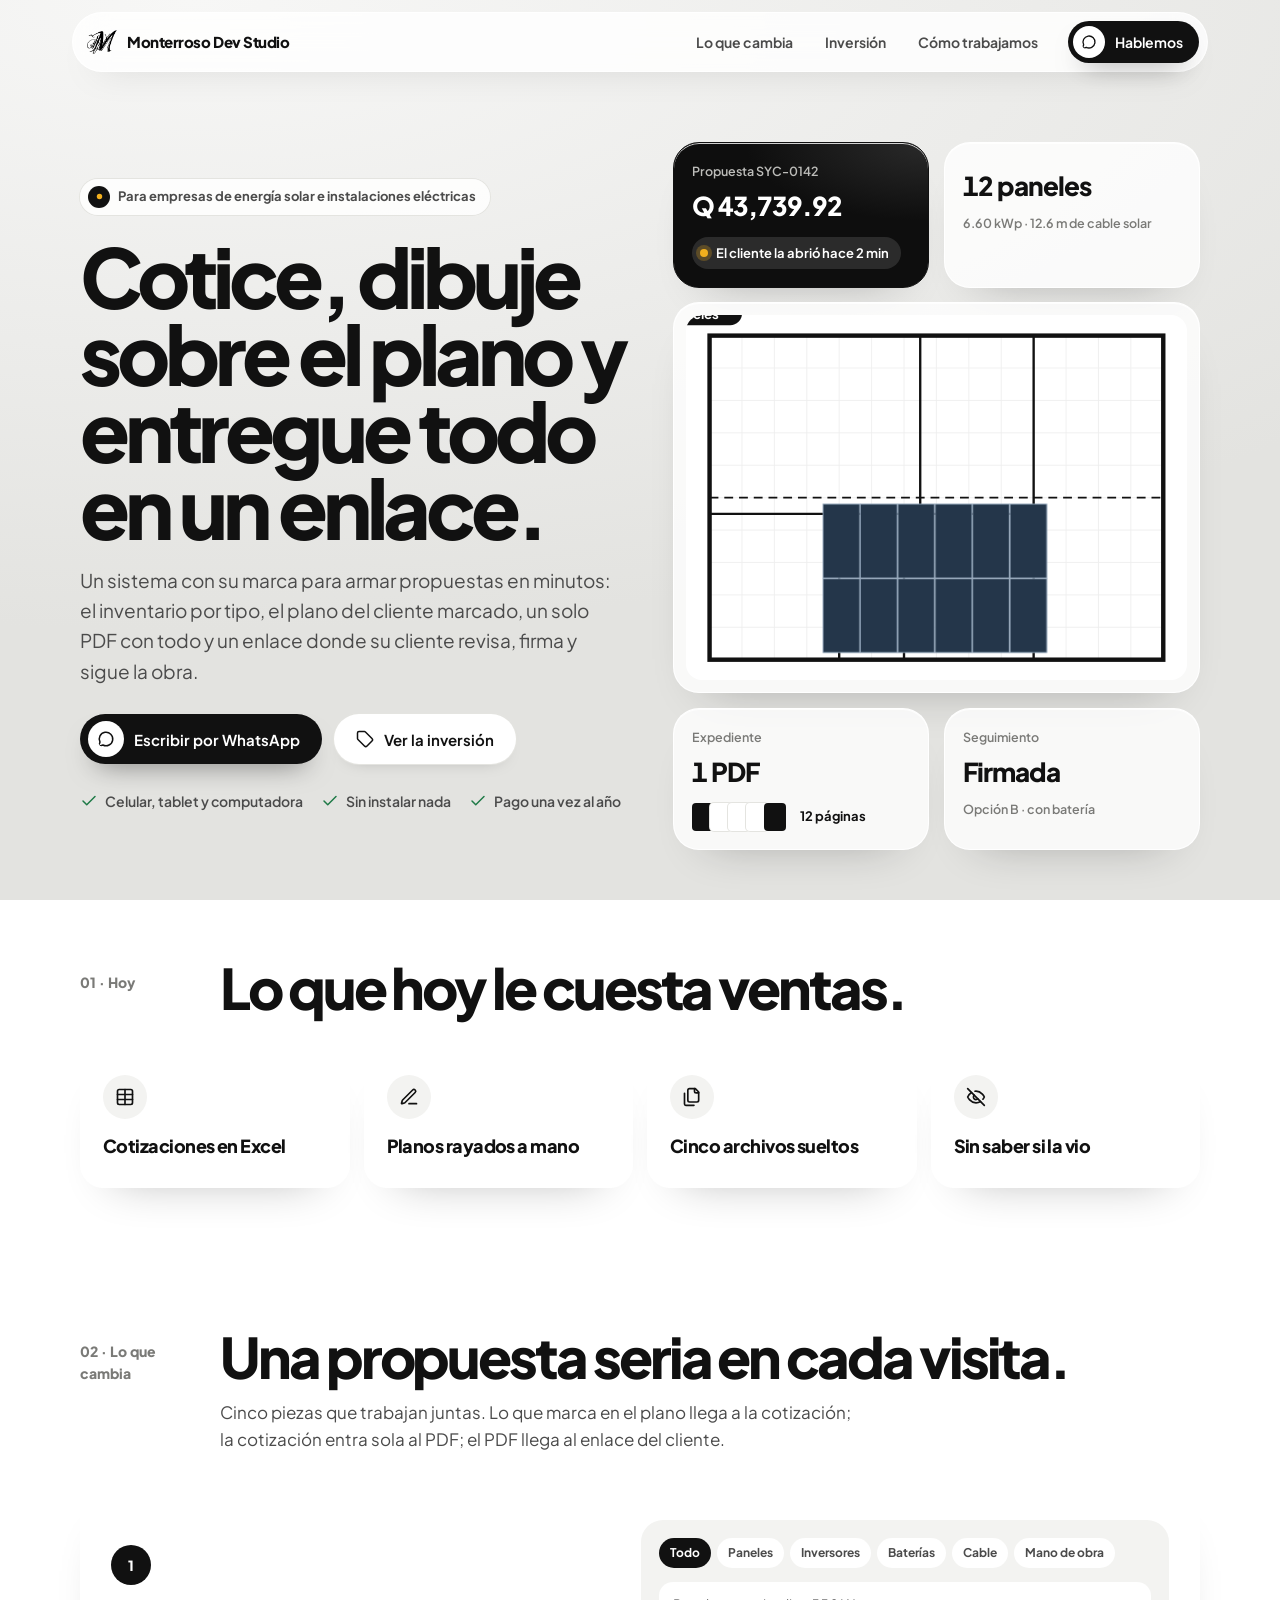
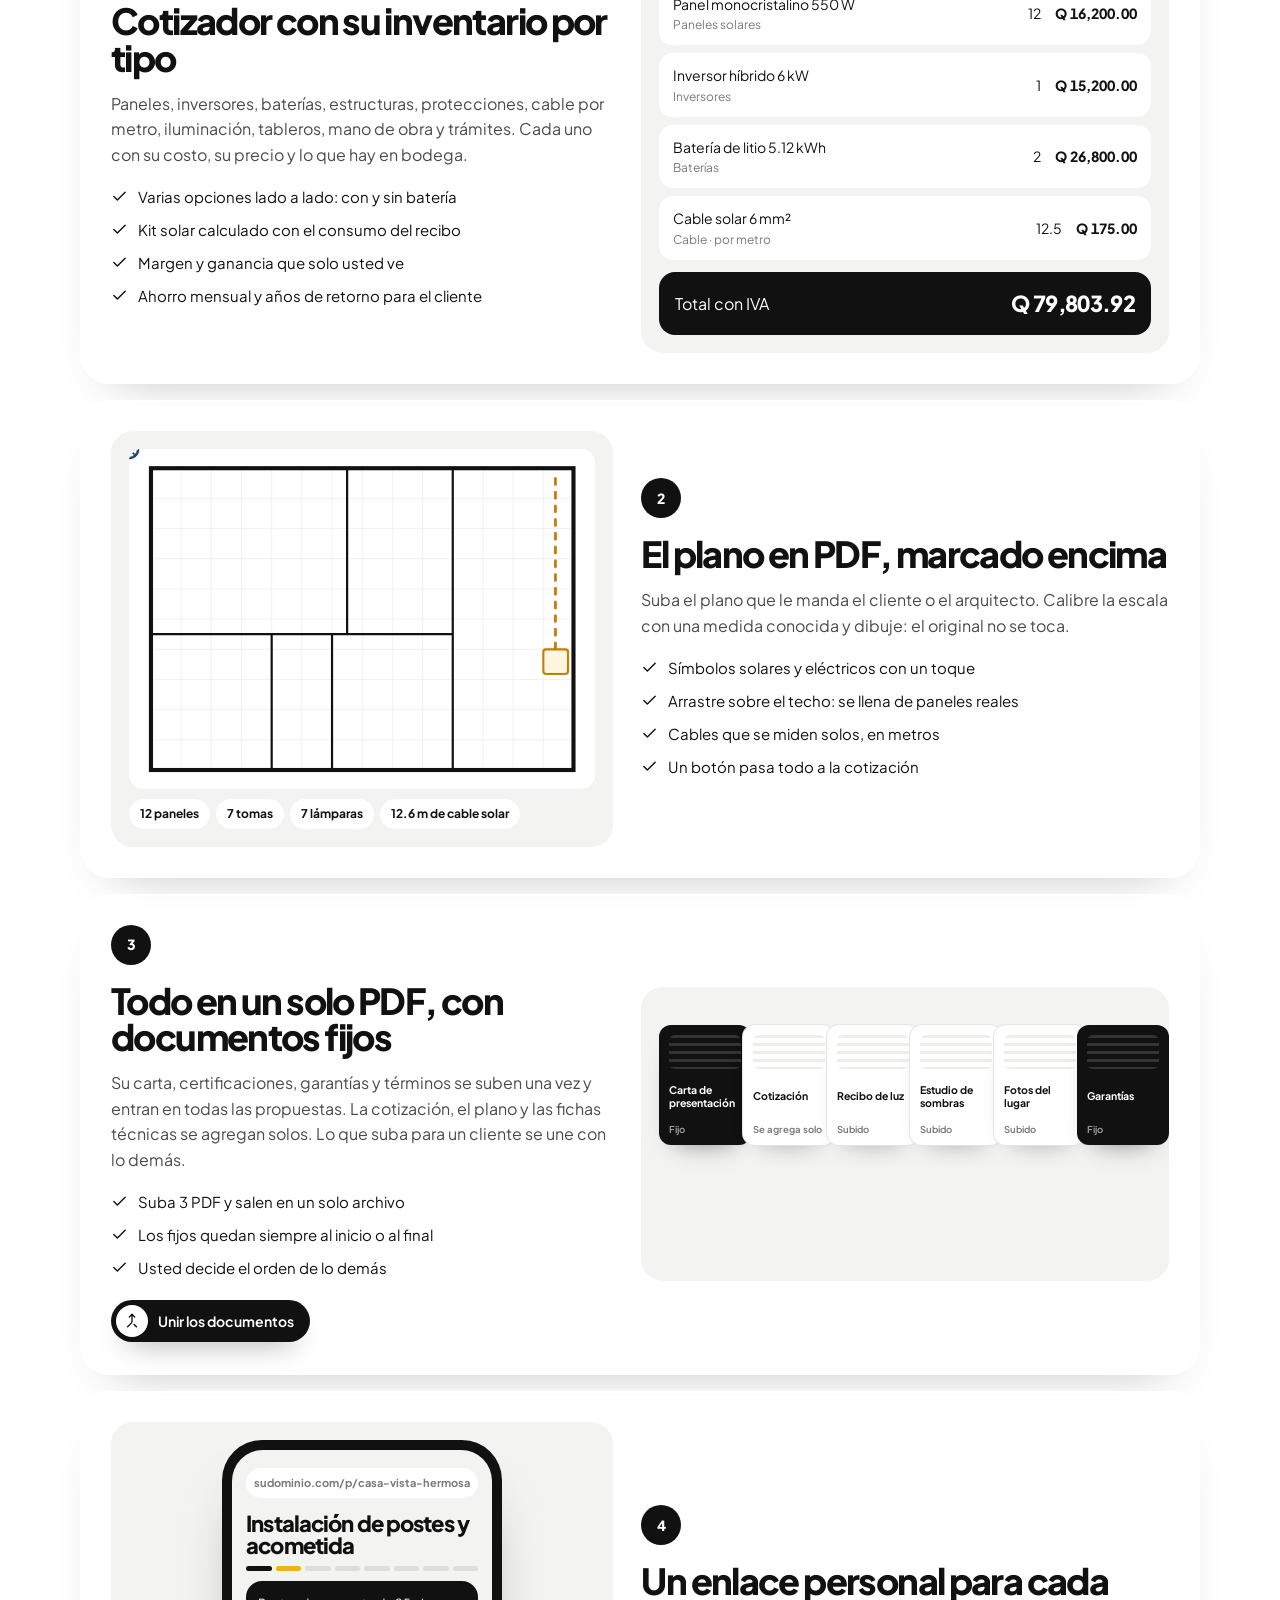
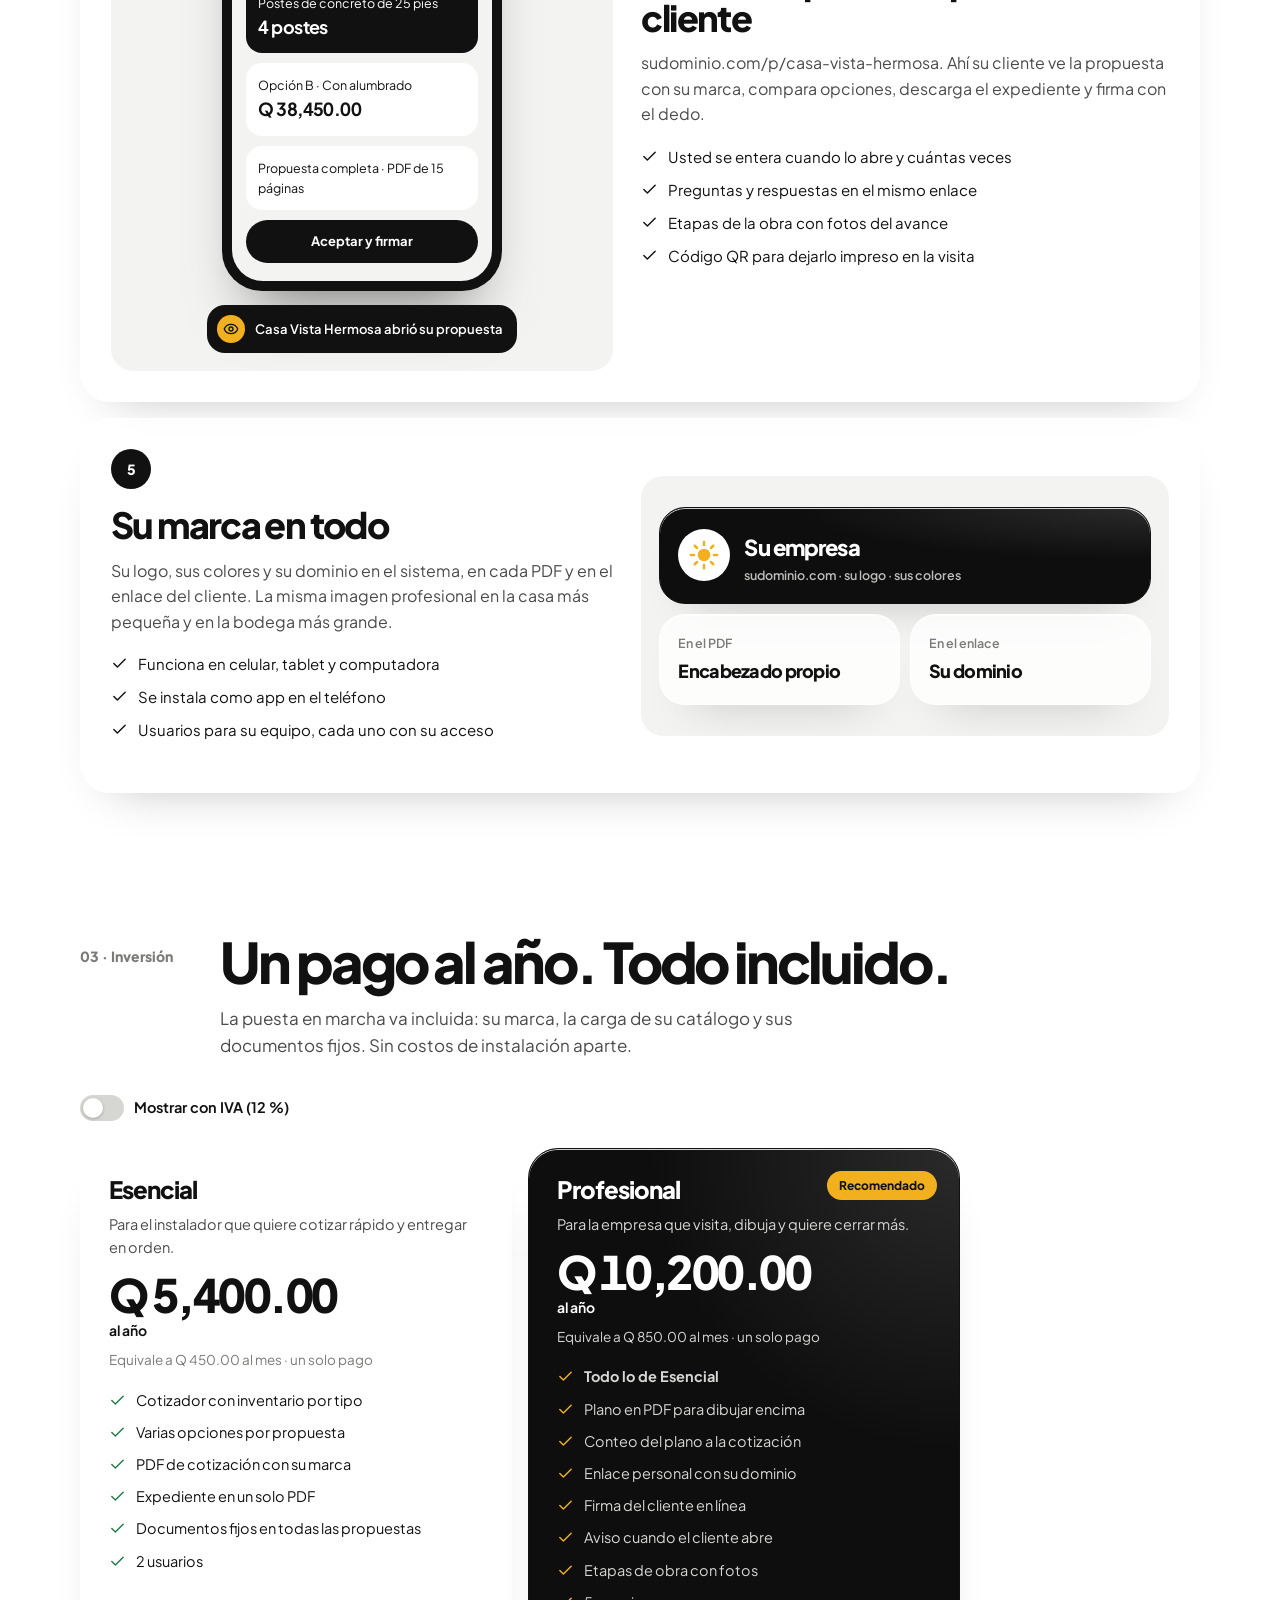
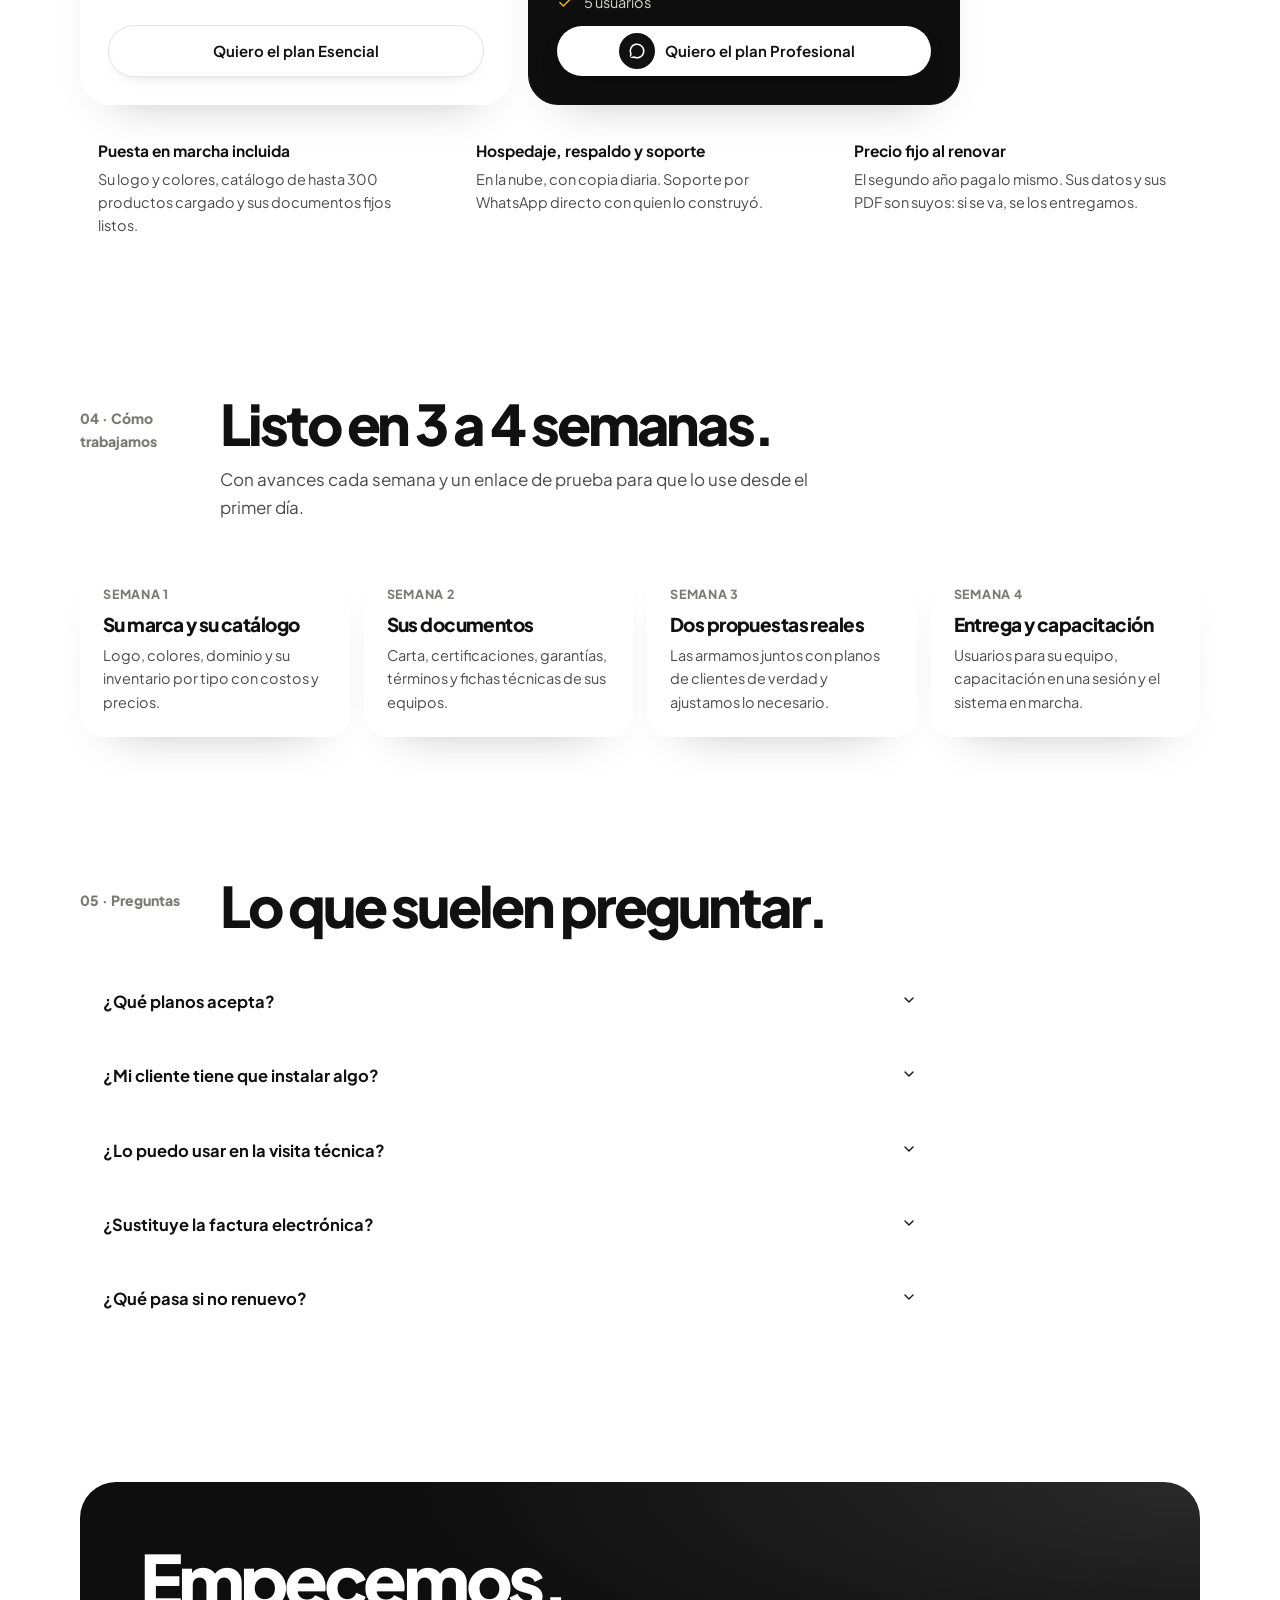
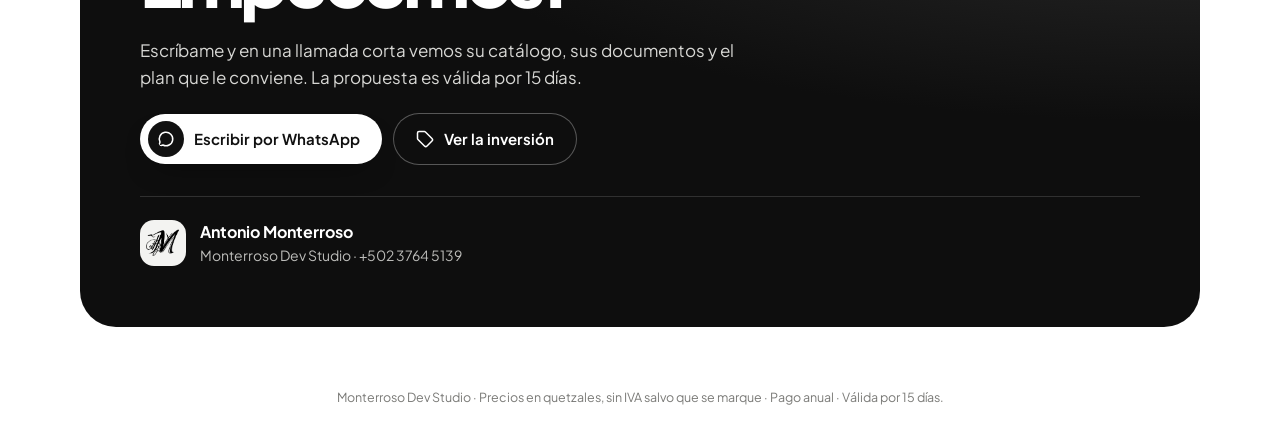
<file: index.html>
<!doctype html>
<html lang="es">
<head>
<meta charset="utf-8">
<meta name="viewport" content="width=device-width, initial-scale=1, viewport-fit=cover">
<title>Propuesta Electricidad · Monterroso Dev Studio</title>
<meta name="description" content="Sistema para empresas de energía solar e instalaciones eléctricas: cotización con inventario por tipo, plano en PDF para dibujar encima, expediente en un solo PDF y enlace de seguimiento para cada cliente.">
<meta property="og:title" content="Propuesta Electricidad · Monterroso Dev Studio">
<meta property="og:description" content="Cotice, dibuje sobre el plano y entregue todo en un solo enlace con su marca.">
<meta name="theme-color" content="#111111">
<link rel="icon" href="data:image/svg+xml,%3Csvg xmlns='http://www.w3.org/2000/svg' viewBox='0 0 24 24'%3E%3Crect width='24' height='24' rx='6' fill='%23111111'/%3E%3Ccircle cx='12' cy='12' r='5' fill='%23F2B01E'/%3E%3C/svg%3E">
<link rel="preconnect" href="https://fonts.googleapis.com">
<link rel="preconnect" href="https://fonts.gstatic.com" crossorigin>
<link href="https://fonts.googleapis.com/css2?family=Plus+Jakarta+Sans:wght@400;500;600;700;800&display=swap" rel="stylesheet">
<link rel="stylesheet" href="css/propuesta.css?v=5">
</head>
<body>
<header class="barra"><div class="barra-in">
  <a class="firma-b" href="#portada"><img src="img/firma-m.png" alt=""><span>Monterroso Dev Studio</span></a>
  <nav aria-label="Secciones"><a href="#cambia">Lo que cambia</a><a href="#inversion">Inversión</a><a href="#trabajo">Cómo trabajamos</a></nav>
  <a class="btn btn-n btn-s" data-wa href="#" target="_blank" rel="noopener" data-i="chat" aria-label="Hablemos por WhatsApp"><span class="txt-b">Hablemos</span></a>
</div></header>

<main>
<section class="portada" id="portada"><div class="envol">
  <div>
    <span class="eti"><i><svg width="13" height="13" viewBox="0 0 24 24" aria-hidden="true"><circle cx="12" cy="12" r="5" fill="#F2B01E"/></svg></i>Para empresas de energía solar e instalaciones eléctricas</span>
    <h1>Cotice, dibuje sobre el plano y entregue todo en un enlace.</h1>
    <p class="lead">Un sistema con su marca para armar propuestas en minutos: el inventario por tipo, el plano del cliente marcado, un solo PDF con todo y un enlace donde su cliente revisa, firma y sigue la obra.</p>
    <div class="fila"><a class="btn btn-n" data-wa href="#" target="_blank" rel="noopener" data-i="chat">Escribir por WhatsApp</a><a class="btn" href="#inversion" data-i="tag">Ver la inversión</a></div>
    <div class="puntos"><span data-i="check">Celular, tablet y computadora</span><span data-i="check">Sin instalar nada</span><span data-i="check">Pago una vez al año</span></div>
  </div>
  <div class="tablero" aria-hidden="true">
    <div class="pz neg aparece"><small>Propuesta SYC-0142</small><b>Q 43,739.92</b><span class="vivo"><i></i>El cliente la abrió hace 2 min</span></div>
    <div class="pz aparece"><b>12 paneles</b><small style="margin-top:6px">6.60 kWp · 12.6 m de cable solar</small></div>
    <div class="pz pz-plano aparece" data-plano-portada></div>
    <div class="pz aparece"><small>Expediente</small><b>1 PDF</b><div class="pila-m"><span class="f"></span><span></span><span></span><span></span><span class="f"></span><em>12 páginas</em></div></div>
    <div class="pz aparece"><small>Seguimiento</small><b>Firmada</b><small style="margin-top:6px">Opción B · con batería</small></div>
  </div>
</div></section>

<section class="sec" id="hoy"><div class="envol">
  <div class="sec-cab rv"><span class="n">01 · Hoy</span><div><h2>Lo que hoy le cuesta ventas.</h2></div></div>
  <div class="dolor">
    <div class="rv"><span class="ic" data-i="table"></span><h3>Cotizaciones en Excel</h3></div>
    <div class="rv"><span class="ic" data-i="pen"></span><h3>Planos rayados a mano</h3></div>
    <div class="rv"><span class="ic" data-i="files"></span><h3>Cinco archivos sueltos</h3></div>
    <div class="rv"><span class="ic" data-i="eyeOff"></span><h3>Sin saber si la vio</h3></div>
  </div>
</div></section>

<section class="sec" id="cambia"><div class="envol">
  <div class="sec-cab rv"><span class="n">02 · Lo que cambia</span><div><h2>Una propuesta seria en cada visita.</h2><p>Cinco piezas que trabajan juntas. Lo que marca en el plano llega a la cotización; la cotización entra sola al PDF; el PDF llega al enlace del cliente.</p></div></div>
  <div class="piezas">

    <article class="pieza rv">
      <div class="pz-txt"><span class="num">1</span><h3>Cotizador con su inventario por tipo</h3>
        <p>Paneles, inversores, baterías, estructuras, protecciones, cable por metro, iluminación, tableros, mano de obra y trámites. Cada uno con su costo, su precio y lo que hay en bodega.</p>
        <ul><li data-i="check">Varias opciones lado a lado: con y sin batería</li><li data-i="check">Kit solar calculado con el consumo del recibo</li><li data-i="check">Margen y ganancia que solo usted ve</li><li data-i="check">Ahorro mensual y años de retorno para el cliente</li></ul>
      </div>
      <div class="vis"><div class="mc" data-mini-cot></div></div>
    </article>

    <article class="pieza rv">
      <div class="pz-txt"><span class="num">2</span><h3>El plano en PDF, marcado encima</h3>
        <p>Suba el plano que le manda el cliente o el arquitecto. Calibre la escala con una medida conocida y dibuje: el original no se toca.</p>
        <ul><li data-i="check">Símbolos solares y eléctricos con un toque</li><li data-i="check">Arrastre sobre el techo: se llena de paneles reales</li><li data-i="check">Cables que se miden solos, en metros</li><li data-i="check">Un botón pasa todo a la cotización</li></ul>
      </div>
      <div class="vis plano-mini"><div data-plano-mini></div><div class="leyenda"><span>12 paneles</span><span>7 tomas</span><span>7 lámparas</span><span>12.6 m de cable solar</span></div></div>
    </article>

    <article class="pieza rv">
      <div class="pz-txt"><span class="num">3</span><h3>Todo en un solo PDF, con documentos fijos</h3>
        <p>Su carta, certificaciones, garantías y términos se suben una vez y entran en todas las propuestas. La cotización, el plano y las fichas técnicas se agregan solos. Lo que suba para un cliente se une con lo demás.</p>
        <ul><li data-i="check">Suba 3 PDF y salen en un solo archivo</li><li data-i="check">Los fijos quedan siempre al inicio o al final</li><li data-i="check">Usted decide el orden de lo demás</li></ul>
        <button class="btn btn-n btn-s" type="button" data-unir data-i="merge">Unir los documentos</button>
      </div>
      <div class="vis"><div class="union">
        <div class="hojas" data-hojas>
          <div class="hj f" style="left:0%;--a:120px;--r:-4deg">Carta de presentación<em>Fijo</em></div>
          <div class="hj" style="left:17%;--a:62px;--r:-2deg">Cotización<em>Se agrega solo</em></div>
          <div class="hj" style="left:34%;--a:4px;--r:0deg">Recibo de luz<em>Subido</em></div>
          <div class="hj" style="left:51%;--a:-54px;--r:2deg">Estudio de sombras<em>Subido</em></div>
          <div class="hj" style="left:68%;--a:-112px;--r:3deg">Fotos del lugar<em>Subido</em></div>
          <div class="hj f" style="left:85%;--a:-170px;--r:5deg">Garantías<em>Fijo</em></div>
        </div>
        <div class="res-pdf" data-res><span class="ic" data-i="file"></span><div><b>Propuesta SYC-0142.pdf</b><small>15 páginas · un solo archivo para descargar o compartir</small></div></div>
      </div></div>
    </article>

    <article class="pieza rv">
      <div class="pz-txt"><span class="num">4</span><h3>Un enlace personal para cada cliente</h3>
        <p>sudominio.com/p/casa-vista-hermosa. Ahí su cliente ve la propuesta con su marca, compara opciones, descarga el expediente y firma con el dedo.</p>
        <ul><li data-i="check">Usted se entera cuando lo abre y cuántas veces</li><li data-i="check">Preguntas y respuestas en el mismo enlace</li><li data-i="check">Etapas de la obra con fotos del avance</li><li data-i="check">Código QR para dejarlo impreso en la visita</li></ul>
      </div>
      <div class="vis"><div class="tel"><div class="tel-in">
        <span class="tel-url">sudominio.com/p/casa-vista-hermosa</span>
        <h4>Instalación de postes y acometida</h4>
        <div class="pasos"><i class="h"></i><i class="a"></i><i></i><i></i><i></i><i></i><i></i><i></i></div>
        <div class="c neg">Postes de concreto de 25 pies<b>4 postes</b></div>
        <div class="c">Opción B · Con alumbrado<b>Q 38,450.00</b></div>
        <div class="c">Propuesta completa · PDF de 15 páginas</div>
        <div class="firmar">Aceptar y firmar</div>
      </div></div><div class="aviso-m"><i data-i="eye"></i>Casa Vista Hermosa abrió su propuesta</div></div>
    </article>

    <article class="pieza rv">
      <div class="pz-txt"><span class="num">5</span><h3>Su marca en todo</h3>
        <p>Su logo, sus colores y su dominio en el sistema, en cada PDF y en el enlace del cliente. La misma imagen profesional en la casa más pequeña y en la bodega más grande.</p>
        <ul><li data-i="check">Funciona en celular, tablet y computadora</li><li data-i="check">Se instala como app en el teléfono</li><li data-i="check">Usuarios para su equipo, cada uno con su acceso</li></ul>
      </div>
      <div class="vis" style="gap:10px">
        <div class="pz neg" style="display:flex;gap:14px;align-items:center"><span style="width:52px;height:52px;border-radius:50%;background:#fff;display:grid;place-items:center"><svg width="30" height="30" viewBox="0 0 24 24" aria-hidden="true"><circle cx="12" cy="12" r="5" fill="#F2B01E"/><g stroke="#F2B01E" stroke-width="2" stroke-linecap="round"><path d="M12 1.5v2.5M12 20v2.5M1.5 12H4M20 12h2.5M4.6 4.6l1.8 1.8M17.6 17.6l1.8 1.8M4.6 19.4l1.8-1.8M17.6 6.4l1.8-1.8"/></g></svg></span><div><b style="font-size:22px">Su empresa</b><small>sudominio.com · su logo · sus colores</small></div></div>
        <div style="display:grid;grid-template-columns:1fr 1fr;gap:10px"><div class="pz"><small>En el PDF</small><b style="font-size:18px">Encabezado propio</b></div><div class="pz"><small>En el enlace</small><b style="font-size:18px">Su dominio</b></div></div>
      </div>
    </article>
  </div>
</div></section>

<section class="sec" id="inversion"><div class="envol">
  <div class="sec-cab rv"><span class="n">03 · Inversión</span><div><h2>Un pago al año. Todo incluido.</h2><p>La puesta en marcha va incluida: su marca, la carga de su catálogo y sus documentos fijos. Sin costos de instalación aparte.</p></div></div>
  <label class="iva-sw rv"><input type="checkbox" data-iva> Mostrar con IVA (12 %)</label>
  <div class="planes" data-planes></div>
  <div class="incluye rv">
    <div><b>Puesta en marcha incluida</b>Su logo y colores, catálogo de hasta 300 productos cargado y sus documentos fijos listos.</div>
    <div><b>Hospedaje, respaldo y soporte</b>En la nube, con copia diaria. Soporte por WhatsApp directo con quien lo construyó.</div>
    <div><b>Precio fijo al renovar</b>El segundo año paga lo mismo. Sus datos y sus PDF son suyos: si se va, se los entregamos.</div>
  </div>
</div></section>

<section class="sec" id="trabajo"><div class="envol">
  <div class="sec-cab rv"><span class="n">04 · Cómo trabajamos</span><div><h2>Listo en 3 a 4 semanas.</h2><p>Con avances cada semana y un enlace de prueba para que lo use desde el primer día.</p></div></div>
  <div class="pasos-t">
    <div class="rv"><span class="sem">Semana 1</span><h3>Su marca y su catálogo</h3><p>Logo, colores, dominio y su inventario por tipo con costos y precios.</p></div>
    <div class="rv"><span class="sem">Semana 2</span><h3>Sus documentos</h3><p>Carta, certificaciones, garantías, términos y fichas técnicas de sus equipos.</p></div>
    <div class="rv"><span class="sem">Semana 3</span><h3>Dos propuestas reales</h3><p>Las armamos juntos con planos de clientes de verdad y ajustamos lo necesario.</p></div>
    <div class="rv"><span class="sem">Semana 4</span><h3>Entrega y capacitación</h3><p>Usuarios para su equipo, capacitación en una sesión y el sistema en marcha.</p></div>
  </div>
</div></section>

<section class="sec" id="preguntas"><div class="envol">
  <div class="sec-cab rv"><span class="n">05 · Preguntas</span><div><h2>Lo que suelen preguntar.</h2></div></div>
  <div class="faq">
    <details class="rv"><summary>¿Qué planos acepta?<span data-i="chevD"></span></summary><p>Cualquier PDF: el que exporta el arquitecto desde su programa de dibujo o uno escaneado. Se calibra la escala con una medida conocida y desde ahí todo sale en metros reales.</p></details>
    <details class="rv"><summary>¿Mi cliente tiene que instalar algo?<span data-i="chevD"></span></summary><p>No. Abre el enlace en su teléfono o computadora. Firma con el dedo y descarga su PDF sin crear cuenta.</p></details>
    <details class="rv"><summary>¿Lo puedo usar en la visita técnica?<span data-i="chevD"></span></summary><p>Sí. En el teléfono o la tablet marca el plano, ajusta la cotización y le deja el código QR al cliente antes de irse.</p></details>
    <details class="rv"><summary>¿Sustituye la factura electrónica?<span data-i="chevD"></span></summary><p>No. Arma propuestas, cotizaciones y seguimiento. La facturación FEL se puede conectar después si la necesita.</p></details>
    <details class="rv"><summary>¿Qué pasa si no renuevo?<span data-i="chevD"></span></summary><p>Le entregamos todas sus propuestas, su catálogo y sus PDF. La información es de su empresa.</p></details>
  </div>
</div></section>

<section class="cierre" id="empecemos"><div class="envol"><div class="cierre-in rv">
  <h2>Empecemos.</h2>
  <p>Escríbame y en una llamada corta vemos su catálogo, sus documentos y el plan que le conviene. La propuesta es válida por 15 días.</p>
  <div class="fila"><a class="btn btn-n" data-wa href="#" target="_blank" rel="noopener" data-i="chat">Escribir por WhatsApp</a><a class="btn" href="#inversion" data-i="tag">Ver la inversión</a></div>
  <div class="firma"><img src="img/firma-m.png" alt="M de Monterroso"><span><b>Antonio Monterroso</b>Monterroso Dev Studio · +502 3764 5139</span></div>
</div></div></section>
</main>
<footer class="pie">Monterroso Dev Studio · Precios en quetzales, sin IVA salvo que se marque · Pago anual · Válida por 15 días.</footer>
<script src="js/propuesta.js?v=5"></script>
</body>
</html>
</file>
<file: css/propuesta.css>
/* Propuesta · Monterroso Dev Studio — diseño claro tipo tablero */
:root {
  --papel: #F3F3F1; --blanco: #FFFFFF; --tinta: #111111; --tinta-2: #4B4B4B; --gris: #7A7A77; --linea: #E4E4E0;
  --sol: #F2B01E; --sol-s: #FFF6E2; --bien: #1F7A47;
  --vidrio: rgba(255,255,255,.78); --borde-v: rgba(255,255,255,.95);
  --sombra: 0 1px 0 rgba(255,255,255,.8) inset, 0 24px 48px -34px rgba(0,0,0,.32);
  --ease: cubic-bezier(0.23, 1, 0.32, 1);
  --f: "Plus Jakarta Sans", ui-sans-serif, sans-serif;
  color-scheme: light;
}
* { box-sizing: border-box; }
html { scroll-behavior: smooth; -webkit-text-size-adjust: 100%; }
@media (prefers-reduced-motion: reduce) { html { scroll-behavior: auto; } }
body { margin: 0; background: radial-gradient(120% 70% at 15% 0%, #F7F7F6 0%, #ECECEA 55%, #E3E3E0 100%) fixed; color: var(--tinta); font: 16px/1.6 var(--f); -webkit-font-smoothing: antialiased; }
h1, h2, h3 { margin: 0; letter-spacing: -0.04em; line-height: 1.02; font-weight: 800; }
p { margin: 0; }
a { color: inherit; }
b { font-variant-numeric: tabular-nums; }
svg { flex: none; }
:focus-visible { outline: 2px solid var(--tinta); outline-offset: 3px; }
.sr { position: absolute; width: 1px; height: 1px; overflow: hidden; clip: rect(0 0 0 0); white-space: nowrap; }
.envol { max-width: 1160px; margin: 0 auto; padding: 0 20px; }

/* barra */
.barra { position: sticky; top: 12px; z-index: 20; margin: 12px auto 0; max-width: 1160px; padding: 0 12px; }
.barra-in { display: flex; align-items: center; gap: 16px; padding: 8px 8px 8px 14px; border-radius: 999px; background: rgba(255,255,255,.82); border: 1px solid var(--borde-v); box-shadow: 0 16px 36px -26px rgba(0,0,0,.35); -webkit-backdrop-filter: blur(16px); backdrop-filter: blur(16px); }
.firma-b { display: flex; align-items: center; gap: 10px; text-decoration: none; font-weight: 800; letter-spacing: -0.03em; font-size: 15px; }
.firma-b img { width: 30px; height: 30px; object-fit: contain; }
.barra nav { display: flex; gap: 4px; margin-left: auto; }
.barra nav a { text-decoration: none; font-weight: 650; font-size: 14px; color: var(--tinta-2); padding: 9px 14px; border-radius: 999px; transition: background-color 160ms var(--ease), color 160ms var(--ease); }
@media (hover: hover) and (pointer: fine) { .barra nav a:hover { background: rgba(0,0,0,.05); color: var(--tinta); } }
@media (max-width: 860px) { .barra nav { display: none; } .barra .btn { margin-left: auto; } }

/* botones */
.btn { display: inline-flex; align-items: center; gap: 10px; min-height: 50px; padding: 0 22px; border-radius: 999px; border: 0; background: var(--blanco); color: var(--tinta); font: 650 15px var(--f); cursor: pointer; text-decoration: none; white-space: nowrap; box-shadow: 0 0 0 1px var(--linea), 0 8px 18px -14px rgba(0,0,0,.35); transition: transform 140ms var(--ease), background-color 160ms var(--ease), box-shadow 160ms var(--ease); }
.btn:active { transform: scale(0.97); }
.btn-n { background: #111; color: #fff; box-shadow: 0 14px 28px -16px rgba(0,0,0,.6); padding-left: 8px; }
.btn-n > svg:first-child { width: 36px; height: 36px; padding: 9px; border-radius: 50%; background: #fff; color: #111; }
.btn-s { min-height: 42px; font-size: 14px; padding: 0 16px; }
.btn-s.btn-n { padding-left: 5px; }
.btn-s.btn-n > svg:first-child { width: 32px; height: 32px; padding: 8px; }
@media (hover: hover) and (pointer: fine) { .btn-n:hover { background: #000; } .btn:not(.btn-n):hover { box-shadow: 0 0 0 1px #111, 0 8px 18px -14px rgba(0,0,0,.35); } }
.fila { display: flex; flex-wrap: wrap; gap: 12px; align-items: center; }

/* portada */
.portada { padding: 70px 0 40px; }
.portada .envol { display: grid; grid-template-columns: minmax(0, 1.05fr) minmax(0, 1fr); gap: 40px; align-items: center; }
@media (max-width: 960px) { .portada .envol { grid-template-columns: 1fr; } .portada { padding-top: 44px; } }
.eti { display: inline-flex; align-items: center; gap: 8px; font-size: 13px; font-weight: 700; color: var(--tinta-2); padding: 7px 14px 7px 8px; border-radius: 999px; background: rgba(255,255,255,.85); box-shadow: 0 0 0 1px var(--linea); }
.eti i { width: 22px; height: 22px; border-radius: 50%; background: #111; display: grid; place-items: center; }
.portada h1 { font-size: clamp(42px, 6.4vw, 82px); letter-spacing: -0.06em; line-height: .94; margin: 22px 0 20px; }
.portada .lead { font-size: clamp(17px, 1.6vw, 19px); color: var(--tinta-2); max-width: 540px; margin-bottom: 28px; }
.puntos { display: flex; flex-wrap: wrap; gap: 8px 18px; margin-top: 26px; font-size: 14px; font-weight: 600; color: var(--tinta-2); }
.puntos span { display: inline-flex; gap: 7px; align-items: center; }
.puntos svg { color: var(--bien); }

/* tablero de portada */
.tablero { position: relative; display: grid; grid-template-columns: 1fr 1fr; gap: 14px; }
.pz { background: var(--vidrio); border: 1px solid var(--borde-v); box-shadow: var(--sombra); border-radius: 26px; padding: 18px; }
.pz small { display: block; font-size: 12.5px; color: var(--gris); font-weight: 600; }
.pz b { font-size: 26px; font-weight: 800; letter-spacing: -0.04em; display: block; margin-top: 4px; }
.pz.neg { background: radial-gradient(120% 90% at 100% 0%, #2A2A2A 0%, #0E0E0E 60%); color: #fff; border-color: #111; }
.pz.neg small { color: #BDBDBA; }
.pz-plano { grid-column: 1 / -1; padding: 12px; }
.pz-plano svg { width: 100%; height: auto; display: block; border-radius: 16px; background: #fff; }
.vivo { display: inline-flex; gap: 8px; align-items: center; margin-top: 10px; font-size: 13px; font-weight: 650; padding: 6px 12px 6px 8px; border-radius: 999px; background: rgba(255,255,255,.12); }
.vivo i { width: 8px; height: 8px; border-radius: 50%; background: var(--sol); box-shadow: 0 0 0 4px rgba(242,176,30,.25); }
.pila-m { display: flex; align-items: center; gap: 10px; margin-top: 10px; }
.pila-m span { width: 22px; height: 28px; border-radius: 4px; background: #fff; box-shadow: 0 0 0 1px var(--linea); margin-left: -14px; }
.pila-m span:first-child { margin-left: 0; }
.pila-m span.f { background: #111; box-shadow: none; }
.pila-m em { font-style: normal; font-size: 13px; font-weight: 700; margin-left: 4px; }
.aparece { animation: aparece 700ms var(--ease) both; }
.aparece:nth-child(2) { animation-delay: 70ms; } .aparece:nth-child(3) { animation-delay: 140ms; } .aparece:nth-child(4) { animation-delay: 210ms; }
@keyframes aparece { from { opacity: 0; transform: translateY(14px) scale(0.98); } }
.panel-sol { opacity: 0; animation: pone 500ms var(--ease) forwards; }
@keyframes pone { from { opacity: 0; transform: translateY(-6px); } to { opacity: 1; transform: none; } }

/* secciones */
.sec { padding: 70px 0; }
.sec-cab { display: grid; grid-template-columns: 120px 1fr; gap: 20px; margin-bottom: 36px; align-items: start; }
.sec-cab .n { font-size: 14px; font-weight: 800; color: var(--gris); padding-top: 12px; }
.sec-cab h2 { font-size: clamp(32px, 4.4vw, 56px); letter-spacing: -0.055em; }
.sec-cab p { color: var(--tinta-2); font-size: 17px; margin-top: 14px; max-width: 640px; }
@media (max-width: 700px) { .sec { padding: 46px 0; } .sec-cab { grid-template-columns: 1fr; gap: 6px; margin-bottom: 24px; } .sec-cab .n { padding: 0; } }

/* hoy */
.dolor { display: grid; grid-template-columns: repeat(4, 1fr); gap: 14px; }
@media (max-width: 960px) { .dolor { grid-template-columns: 1fr 1fr; } }
@media (max-width: 520px) { .dolor { grid-template-columns: 1fr; } }
.dolor div { background: var(--vidrio); border: 1px solid var(--borde-v); box-shadow: var(--sombra); border-radius: 24px; padding: 22px; }
.dolor .ic { width: 44px; height: 44px; border-radius: 50%; background: var(--papel); display: grid; place-items: center; margin-bottom: 16px; }
.dolor h3 { font-size: 18px; letter-spacing: -0.03em; margin-bottom: 8px; line-height: 1.2; }
.dolor p { font-size: 14.5px; color: var(--tinta-2); }

/* lo que cambia */
.piezas { display: grid; gap: 16px; }
.pieza { display: grid; grid-template-columns: minmax(0, 1fr) minmax(0, 1.05fr); gap: 28px; align-items: center; background: var(--vidrio); border: 1px solid var(--borde-v); box-shadow: var(--sombra); border-radius: 30px; padding: 30px; }
.pieza:nth-child(even) .pz-txt { order: 2; }
@media (max-width: 860px) { .pieza { grid-template-columns: 1fr; padding: 22px; gap: 20px; } .pieza:nth-child(even) .pz-txt { order: 0; } }
.pz-txt .num { display: inline-grid; place-items: center; width: 40px; height: 40px; border-radius: 50%; background: #111; color: #fff; font-weight: 800; font-size: 14px; margin-bottom: 18px; }
.pz-txt h3 { font-size: clamp(26px, 3vw, 36px); letter-spacing: -0.045em; margin-bottom: 14px; }
.pz-txt p { color: var(--tinta-2); font-size: 16px; }
.pz-txt ul { list-style: none; padding: 0; margin: 18px 0 20px; display: grid; gap: 9px; font-size: 15px; }
.pz-txt li { display: flex; gap: 10px; }
.pz-txt li svg { margin-top: 3px; }
.vis { background: var(--papel); border-radius: 22px; padding: 18px; min-height: 260px; display: grid; align-content: center; }

/* mini cotizador */
.mc { display: grid; gap: 8px; }
.mc-f { display: grid; grid-template-columns: 1fr auto auto; gap: 14px; align-items: center; background: #fff; border-radius: 14px; padding: 11px 14px; font-size: 14px; }
.mc-f small { display: block; color: var(--gris); font-size: 12px; }
.mc-f b { font-weight: 750; }
.mc-t { display: flex; justify-content: space-between; align-items: center; background: #111; color: #fff; border-radius: 16px; padding: 14px 16px; margin-top: 4px; }
.mc-t b { font-size: 22px; font-weight: 800; letter-spacing: -0.03em; }
.tipos { display: flex; flex-wrap: wrap; gap: 6px; margin-bottom: 6px; }
.tipos span { font-size: 12px; font-weight: 700; padding: 5px 11px; border-radius: 999px; background: #fff; color: var(--tinta-2); }
.tipos span.on { background: #111; color: #fff; }

/* unir PDF */
.union { display: grid; gap: 14px; }
.hojas { position: relative; height: 170px; }
.hj { position: absolute; top: 20px; width: 92px; height: 120px; border-radius: 12px; background: #fff; box-shadow: 0 0 0 1px var(--linea), 0 14px 26px -18px rgba(0,0,0,.4); padding: 10px; font-size: 10.5px; font-weight: 700; line-height: 1.2; transition: transform 620ms var(--ease), opacity 400ms var(--ease); display: grid; align-content: space-between; }
.hj::before { content: ""; display: block; height: 34px; border-radius: 6px; background: repeating-linear-gradient(#EDEDEA 0 3px, transparent 3px 8px); }
.hj.f { background: #111; color: #fff; box-shadow: 0 14px 26px -18px rgba(0,0,0,.6); }
.hj.f::before { background: repeating-linear-gradient(#333 0 3px, transparent 3px 8px); }
.hj em { font-style: normal; font-size: 9.5px; color: var(--gris); font-weight: 650; }
.hj.f em { color: #9A9A97; }
.hojas.unidas .hj { transform: translateX(var(--a)) rotate(var(--r)); }
.res-pdf { display: flex; align-items: center; gap: 12px; background: #111; color: #fff; border-radius: 18px; padding: 14px 16px; opacity: 0; transform: translateY(8px); transition: opacity 400ms var(--ease) 300ms, transform 500ms var(--ease) 300ms; }
.res-pdf.ver { opacity: 1; transform: none; }
.res-pdf b { font-size: 16px; }
.res-pdf small { display: block; color: #BDBDBA; font-size: 12.5px; }
.res-pdf .ic { width: 40px; height: 40px; border-radius: 50%; background: #fff; color: #111; display: grid; place-items: center; }

/* enlace del cliente */
.tel { width: min(280px, 100%); margin: 0 auto; background: #111; border-radius: 40px; padding: 10px; box-shadow: 0 40px 60px -30px rgba(0,0,0,.5); }
.tel-in { background: #F3F3F1; border-radius: 31px; padding: 18px 14px; display: grid; gap: 10px; min-height: 420px; align-content: start; }
.tel-url { font-size: 11px; font-weight: 700; text-align: center; color: var(--gris); background: #fff; border-radius: 999px; padding: 6px; }
.tel h4 { margin: 4px 0 0; font-size: 22px; letter-spacing: -0.04em; line-height: 1; font-weight: 800; }
.tel .c { background: #fff; border-radius: 16px; padding: 12px; font-size: 12.5px; }
.tel .c b { display: block; font-size: 18px; letter-spacing: -0.03em; }
.tel .c.neg { background: #111; color: #fff; }
.tel .pasos { display: flex; gap: 4px; }
.tel .pasos i { flex: 1; height: 5px; border-radius: 99px; background: #DDDDD9; }
.tel .pasos i.h { background: #111; }
.tel .pasos i.a { background: var(--sol); }
.tel .firmar { background: #111; color: #fff; border-radius: 999px; padding: 11px; text-align: center; font-weight: 700; font-size: 13px; }
.aviso-m { display: flex; gap: 10px; align-items: center; background: #111; color: #fff; padding: 10px 14px 10px 10px; border-radius: 18px; font-size: 13px; font-weight: 600; margin: 14px auto 0; width: fit-content; max-width: 100%; }
.aviso-m i { width: 28px; height: 28px; border-radius: 50%; background: var(--sol); color: #111; display: grid; place-items: center; }

/* plano mini */
.plano-mini svg { width: 100%; height: auto; display: block; background: #fff; border-radius: 14px; }
.leyenda { display: flex; flex-wrap: wrap; gap: 6px; margin-top: 10px; }
.leyenda span { font-size: 12px; font-weight: 700; background: #fff; border-radius: 999px; padding: 5px 11px; }

/* pruébelo */
.demos { display: grid; grid-template-columns: repeat(4, 1fr); gap: 14px; }
@media (max-width: 960px) { .demos { grid-template-columns: 1fr 1fr; } }
@media (max-width: 520px) { .demos { grid-template-columns: 1fr; } }
.demo-c { display: grid; gap: 10px; align-content: start; background: var(--vidrio); border: 1px solid var(--borde-v); box-shadow: var(--sombra); border-radius: 26px; padding: 22px; text-decoration: none; color: inherit; transition: box-shadow 180ms var(--ease), transform 140ms var(--ease); }
.demo-c:active { transform: scale(0.98); }
@media (hover: hover) and (pointer: fine) { .demo-c:hover { box-shadow: 0 0 0 1.5px #111, 0 24px 48px -34px rgba(0,0,0,.32); } }
.demo-c .ic { width: 46px; height: 46px; border-radius: 50%; background: #111; color: #fff; display: grid; place-items: center; }
.demo-c h3 { font-size: 19px; letter-spacing: -0.03em; }
.demo-c p { font-size: 14.5px; color: var(--tinta-2); }
.demo-c span { font-size: 14px; font-weight: 700; display: inline-flex; gap: 6px; align-items: center; margin-top: 4px; }
.consejo { margin-top: 16px; display: flex; gap: 12px; align-items: flex-start; background: var(--sol-s); border-radius: 20px; padding: 16px 18px; font-size: 14.5px; }
.consejo svg { margin-top: 2px; }

/* inversión */
.iva-sw { display: inline-flex; align-items: center; gap: 10px; font-weight: 650; font-size: 14.5px; cursor: pointer; }
.iva-sw input { appearance: none; width: 44px; height: 26px; border-radius: 999px; background: #D6D6D2; position: relative; cursor: pointer; transition: background-color 180ms var(--ease); margin: 0; }
.iva-sw input::after { content: ""; position: absolute; top: 3px; left: 3px; width: 20px; height: 20px; border-radius: 50%; background: #fff; transition: transform 200ms var(--ease); box-shadow: 0 1px 3px rgba(0,0,0,.25); }
.iva-sw input:checked { background: #111; }
.iva-sw input:checked::after { transform: translateX(18px); }
.planes { display: grid; grid-template-columns: repeat(2, 1fr); gap: 16px; align-items: stretch; margin-top: 20px; max-width: 880px; }
@media (max-width: 960px) { .planes { grid-template-columns: 1fr; } }
.plan { display: grid; grid-template-rows: auto auto auto 1fr auto; gap: 12px; background: var(--vidrio); border: 1px solid var(--borde-v); box-shadow: var(--sombra); border-radius: 30px; padding: 28px; position: relative; }
.plan.rec { background: radial-gradient(120% 90% at 100% 0%, #2A2A2A 0%, #0E0E0E 60%); color: #fff; border-color: #111; }
.plan .ins { position: absolute; top: 22px; right: 22px; font-size: 12px; font-weight: 750; padding: 5px 12px; border-radius: 999px; background: var(--sol); color: #111; }
.plan h3 { font-size: 24px; letter-spacing: -0.04em; }
.plan .para { font-size: 14.5px; color: var(--tinta-2); }
.plan.rec .para, .plan.rec .mes, .plan.rec li { color: #D7D7D4; }
.plan .precio b { font-size: clamp(36px, 4vw, 46px); font-weight: 800; letter-spacing: -0.055em; display: block; line-height: 1; }
.plan .precio span { font-size: 14px; font-weight: 650; }
.plan .mes { font-size: 13.5px; color: var(--gris); margin-top: 6px; }
.plan ul { list-style: none; padding: 0; margin: 6px 0 0; display: grid; gap: 9px; font-size: 14.5px; align-content: start; }
.plan li { display: flex; gap: 10px; }
.plan li svg { margin-top: 3px; color: var(--bien); }
.plan.rec li svg { color: var(--sol); }
.plan .btn { justify-content: center; width: 100%; }
.plan.rec .btn-n { background: #fff; color: #111; }
.plan.rec .btn-n > svg:first-child { background: #111; color: #fff; }
.incluye { display: grid; grid-template-columns: repeat(3, 1fr); gap: 14px; margin-top: 16px; }
@media (max-width: 860px) { .incluye { grid-template-columns: 1fr; } }
.incluye div { background: rgba(255,255,255,.6); border-radius: 22px; padding: 18px; font-size: 14.5px; color: var(--tinta-2); }
.incluye b { display: block; color: var(--tinta); font-size: 15.5px; margin-bottom: 4px; }

/* cómo trabajamos */
.pasos-t { display: grid; grid-template-columns: repeat(4, 1fr); gap: 14px; counter-reset: p; }
@media (max-width: 960px) { .pasos-t { grid-template-columns: 1fr 1fr; } }
@media (max-width: 520px) { .pasos-t { grid-template-columns: 1fr; } }
.pasos-t div { background: var(--vidrio); border: 1px solid var(--borde-v); box-shadow: var(--sombra); border-radius: 24px; padding: 22px; }
.pasos-t .sem { font-size: 12.5px; font-weight: 750; color: var(--gris); text-transform: uppercase; letter-spacing: .06em; }
.pasos-t h3 { font-size: 19px; letter-spacing: -0.03em; margin: 8px 0; line-height: 1.2; }
.pasos-t p { font-size: 14.5px; color: var(--tinta-2); }

/* preguntas */
.faq { display: grid; gap: 10px; max-width: 860px; }
.faq details { background: var(--vidrio); border: 1px solid var(--borde-v); box-shadow: var(--sombra); border-radius: 22px; padding: 0 22px; }
.faq summary { cursor: pointer; list-style: none; padding: 18px 0; font-weight: 700; font-size: 16.5px; display: flex; justify-content: space-between; gap: 14px; align-items: center; }
.faq summary::-webkit-details-marker { display: none; }
.faq summary svg { transition: transform 220ms var(--ease); }
.faq details[open] summary svg { transform: rotate(180deg); }
.faq details p { padding: 0 0 18px; color: var(--tinta-2); font-size: 15px; }

/* cierre */
.cierre { padding: 80px 0 60px; }
.cierre-in { background: radial-gradient(120% 90% at 100% 0%, #2A2A2A 0%, #0E0E0E 60%); color: #fff; border-radius: 36px; padding: clamp(28px, 5vw, 60px); display: grid; gap: 22px; }
.cierre h2 { font-size: clamp(38px, 6vw, 72px); letter-spacing: -0.06em; }
.cierre p { color: #D7D7D4; font-size: 17px; max-width: 620px; }
.cierre .btn-n { background: #fff; color: #111; }
.cierre .btn-n > svg:first-child { background: #111; color: #fff; }
.cierre .btn:not(.btn-n) { background: transparent; color: #fff; box-shadow: 0 0 0 1px rgba(255,255,255,.3); }
.firma { display: flex; align-items: center; gap: 14px; margin-top: 10px; padding-top: 22px; border-top: 1px solid rgba(255,255,255,.14); }
.firma img { width: 46px; height: 46px; object-fit: contain; background: #F3F3F1; border-radius: 14px; padding: 6px; }
.firma span { font-size: 14px; color: #BDBDBA; }
.firma b { display: block; color: #fff; font-size: 16px; }
.pie { text-align: center; font-size: 12.5px; color: var(--gris); padding: 0 20px 40px; max-width: 900px; margin: 0 auto; }

/* revelar al bajar */
.rv { opacity: 0; transform: translateY(16px); transition: opacity 600ms var(--ease), transform 700ms var(--ease); }
.rv.si { opacity: 1; transform: none; }
@media (prefers-reduced-motion: reduce) {
  .rv { transform: none; transition: opacity 300ms ease-out; }
  .aparece, .panel-sol { animation: none; opacity: 1; }
  .hj { transition: opacity 300ms ease-out; }
  .hojas.unidas .hj { transform: none; }
  .btn:active, .demo-c:active { transform: none; }
}
.sec, .cierre, .portada { scroll-margin-top: 80px; }
@media (max-width: 380px) { .barra .txt-b { display: none; } .barra .btn-s { padding: 0 5px; gap: 0; } }
.portada .envol > *, .tablero > *, .pieza > * { min-width: 0; }
.vis { overflow: hidden; }
.planes > * { min-width: 0; }
@media (max-width: 400px) { .plan { padding: 22px; } .plan .precio b { font-size: 32px; } .plan .ins { top: 16px; right: 16px; } }
@media (max-width: 400px) { .eti { align-items: flex-start; border-radius: 18px; } .fila .btn { white-space: normal; } .pz b { font-size: 21px; } .tablero { gap: 10px; } .pz { padding: 14px; } }
@media (max-width: 480px) {
  .firma-b { font-size: 14px; white-space: nowrap; }
  .barra .sin-movil { display: none; }
  .barra .btn-s { text-transform: capitalize; }
  .barra .btn-s { padding-right: 12px; font-size: 13px; }
  .hj { width: 78px; height: 104px; font-size: 9.5px; }
}
</file>
